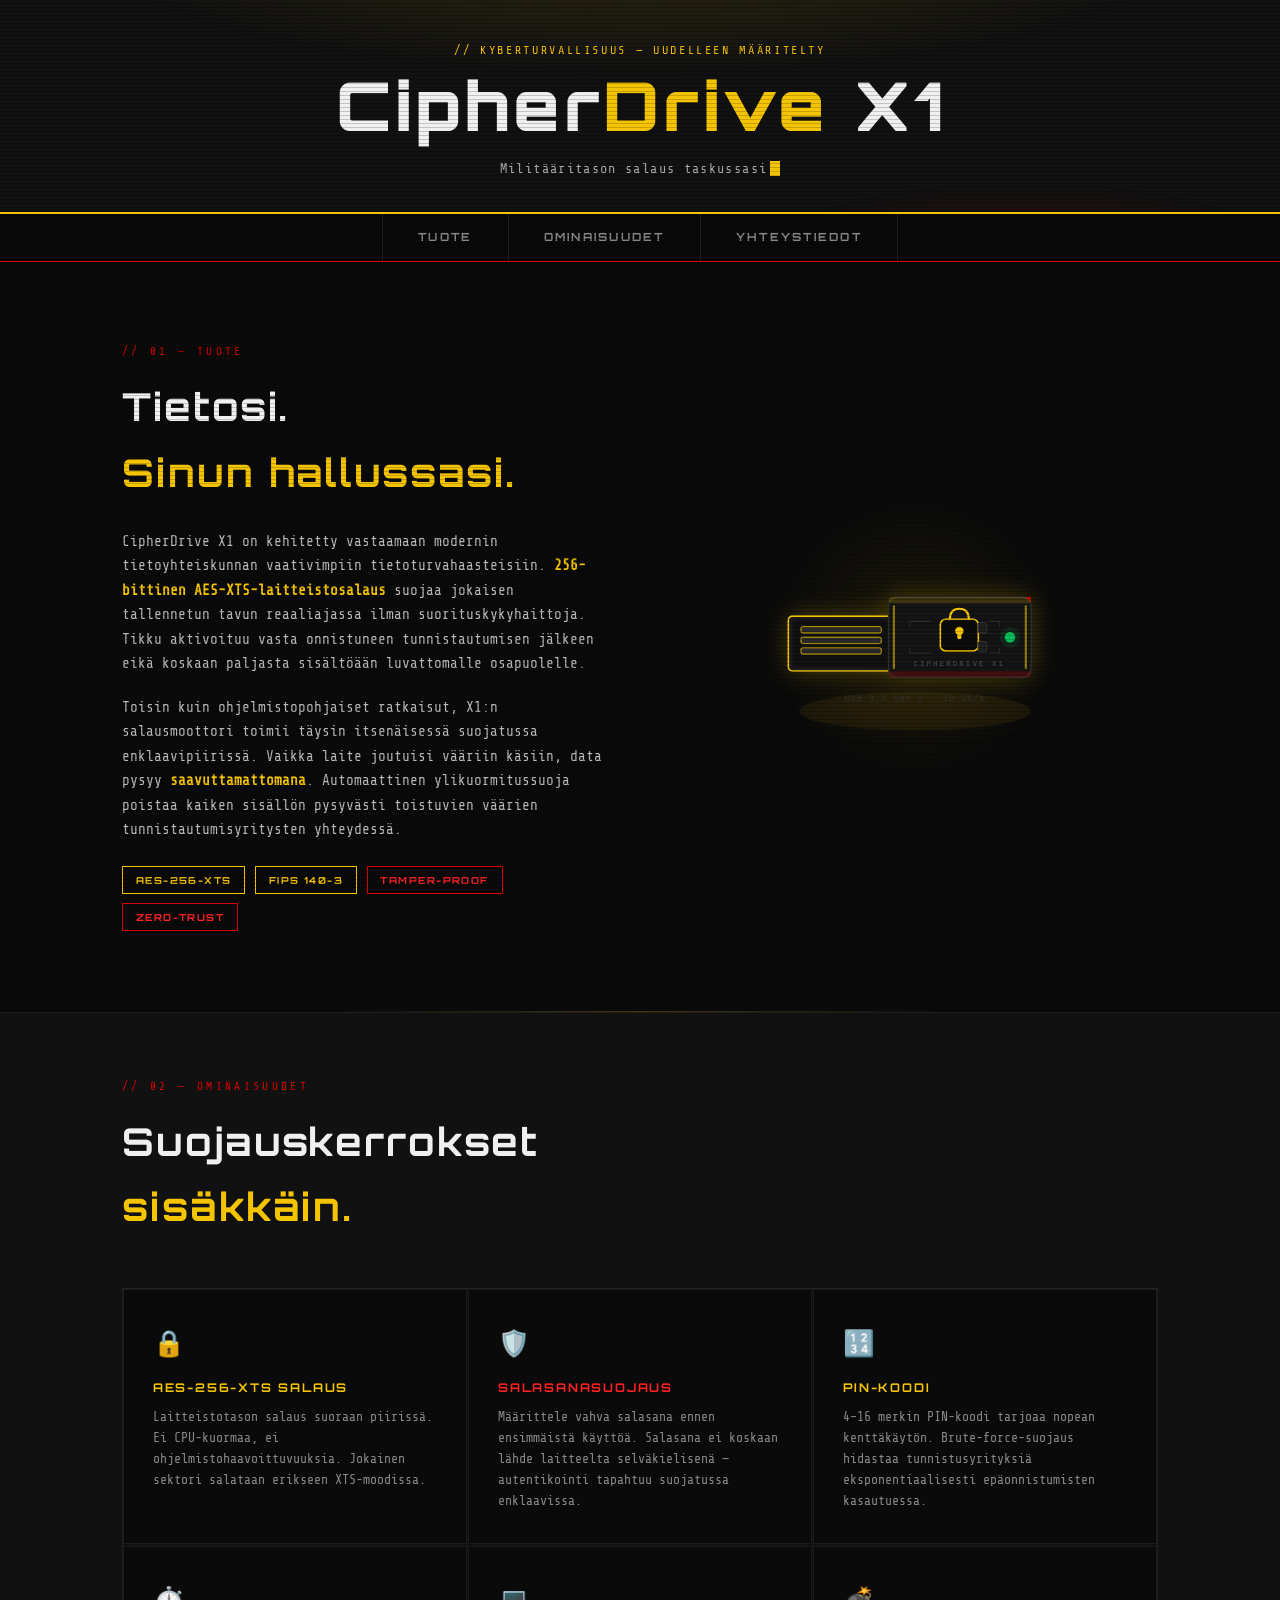
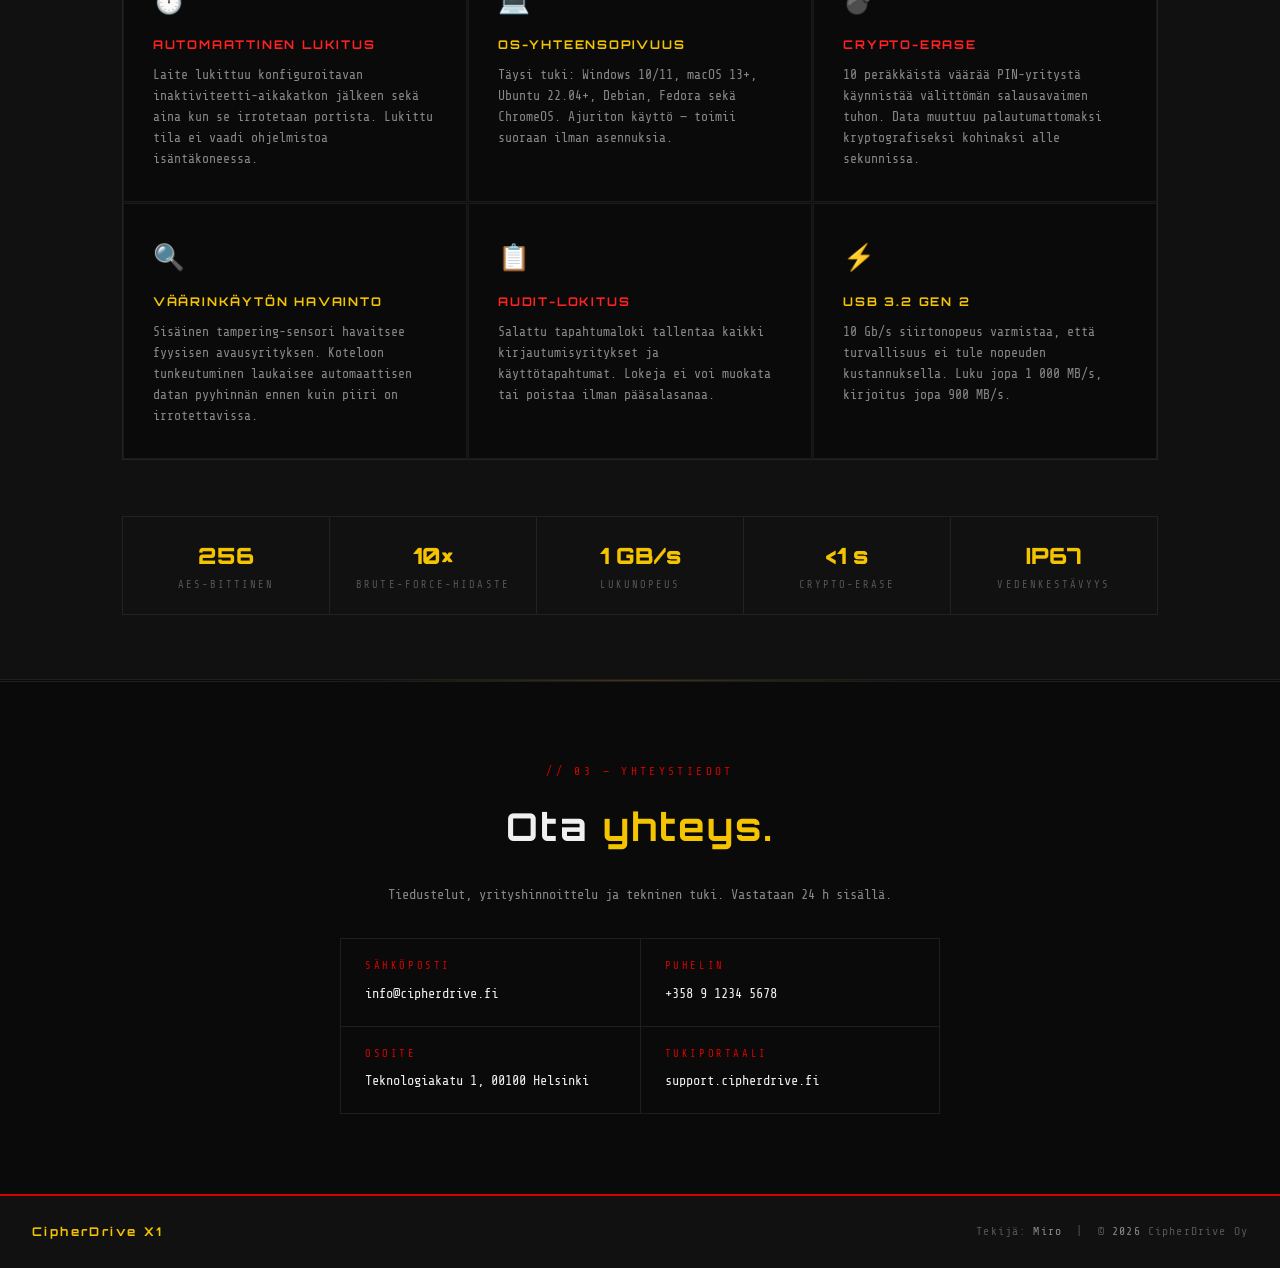
<file: index.html>
<!DOCTYPE html>
<html lang="fi">
<head>
  <meta charset="UTF-8" />
  <meta name="viewport" content="width=device-width, initial-scale=1.0" />
  <title>CipherDrive X1 — Kyberturvallinen muistitikku</title>
  <meta name="description" content="CipherDrive X1 on militääritason AES-256-XTS-laitteistosalauksella varustettu kyberturvallinen muistitikku. Salasanasuojaus, PIN-koodi, automaattinen lukitus ja Crypto-Erase." />
  <meta property="og:title" content="CipherDrive X1 — Kyberturvallinen muistitikku" />
  <meta property="og:description" content="Militääritason salaus taskussasi. AES-256-XTS, FIPS 140-3, tamper-proof." />
  <meta property="og:type" content="website" />
  <link rel="preconnect" href="https://fonts.googleapis.com" />
  <link rel="preconnect" href="https://fonts.gstatic.com" crossorigin />
  <link href="https://fonts.googleapis.com/css2?family=Orbitron:wght@400;700;900&family=Share+Tech+Mono&display=swap" rel="stylesheet" />
  <link rel="stylesheet" href="styles.css" />
</head>
<body>

  <!-- HEADER -->
  <header>
    <div class="header-tagline">// Kyberturvallisuus — Uudelleen määritelty</div>
    <h1>Cipher<span>Drive</span> X1</h1>
    <div class="header-sub">Militääritason salaus taskussasi<span class="cursor"></span></div>
  </header>

  <!-- NAV -->
  <nav aria-label="Päävalikko">
    <a href="#tuote">Tuote</a>
    <a href="#ominaisuudet">Ominaisuudet</a>
    <a href="#yhteystiedot">Yhteystiedot</a>
  </nav>

  <!-- TUOTE -->
  <section id="tuote">
    <div class="product-text">
      <div class="section-label">// 01 — Tuote</div>
      <h2>Tietosi.<br><span class="accent">Sinun hallussasi.</span></h2>
      <p>
        CipherDrive X1 on kehitetty vastaamaan modernin tietoyhteiskunnan vaativimpiin tietoturvahaasteisiin.
        <strong>256-bittinen AES-XTS-laitteistosalaus</strong> suojaa jokaisen tallennetun tavun reaaliajassa
        ilman suorituskykyhaittoja. Tikku aktivoituu vasta onnistuneen tunnistautumisen jälkeen eikä koskaan
        paljasta sisältöään luvattomalle osapuolelle.
      </p>
      <p>
        Toisin kuin ohjelmistopohjaiset ratkaisut, X1:n salausmoottori toimii täysin itsenäisessä
        suojatussa enklaavipiirissä. Vaikka laite joutuisi vääriin käsiin, data pysyy
        <strong>saavuttamattomana</strong>. Automaattinen ylikuormitussuoja poistaa kaiken sisällön
        pysyvästi toistuvien väärien tunnistautumisyritysten yhteydessä.
      </p>
      <div class="badge-row">
        <span class="badge badge-y">AES-256-XTS</span>
        <span class="badge badge-y">FIPS 140-3</span>
        <span class="badge badge-r">Tamper-Proof</span>
        <span class="badge badge-r">Zero-Trust</span>
      </div>
    </div>

    <div class="usb-wrap">
      <!-- AI-generated SVG illustration of a cybersecure USB drive -->
      <svg class="usb-svg" viewBox="0 0 360 260" fill="none" xmlns="http://www.w3.org/2000/svg" role="img" aria-label="CipherDrive X1 kyberturvallinen muistitikku">
        <!-- Glow base -->
        <ellipse cx="180" cy="200" rx="110" ry="18" fill="#f5c400" opacity="0.07"/>
        <!-- USB connector metal shell -->
        <rect x="60" y="110" width="100" height="52" rx="4" fill="#1a1a1a" stroke="#f5c400" stroke-width="1.5"/>
        <rect x="64" y="114" width="92" height="44" rx="3" fill="#111"/>
        <!-- USB pins -->
        <rect x="72" y="120" width="76" height="6" rx="1.5" fill="#2a2a2a" stroke="#f5c400" stroke-width="0.8"/>
        <rect x="72" y="130" width="76" height="6" rx="1.5" fill="#2a2a2a" stroke="#f5c400" stroke-width="0.8"/>
        <rect x="72" y="140" width="76" height="6" rx="1.5" fill="#2a2a2a" stroke="#f5c400" stroke-width="0.8"/>
        <!-- Body casing -->
        <rect x="155" y="92" width="135" height="76" rx="8" fill="#141414" stroke="#2d2d2d" stroke-width="1.5"/>
        <!-- Side accent lines -->
        <line x1="160" y1="100" x2="160" y2="160" stroke="#f5c400" stroke-width="2" opacity="0.6"/>
        <line x1="285" y1="100" x2="285" y2="160" stroke="#f5c400" stroke-width="2" opacity="0.6"/>
        <!-- Top stripe -->
        <rect x="155" y="92" width="135" height="6" rx="4" fill="#f5c400" opacity="0.18"/>
        <!-- Bottom stripe -->
        <rect x="155" y="162" width="135" height="6" rx="4" fill="#d90000" opacity="0.22"/>
        <!-- Lock icon center -->
        <rect x="204" y="113" width="36" height="30" rx="5" fill="#0a0a0a" stroke="#f5c400" stroke-width="1.5"/>
        <path d="M213 113 Q213 103 222 103 Q231 103 231 113" stroke="#f5c400" stroke-width="2" fill="none" stroke-linecap="round"/>
        <circle cx="222" cy="124" r="4" fill="#f5c400"/>
        <rect x="220" y="125" width="4" height="7" rx="2" fill="#f5c400"/>
        <!-- Status LED -->
        <circle cx="270" cy="130" r="5" fill="#00ff77" opacity="0.9">
          <animate attributeName="opacity" values="0.9;0.3;0.9" dur="2.5s" repeatCount="indefinite"/>
        </circle>
        <circle cx="270" cy="130" r="8" fill="#00ff77" opacity="0.12">
          <animate attributeName="r" values="8;13;8" dur="2.5s" repeatCount="indefinite"/>
          <animate attributeName="opacity" values="0.12;0;0.12" dur="2.5s" repeatCount="indefinite"/>
        </circle>
        <!-- Circuit trace details on body -->
        <polyline points="175,120 175,115 195,115" stroke="#2a2a2a" stroke-width="1" fill="none"/>
        <polyline points="175,140 175,145 195,145" stroke="#2a2a2a" stroke-width="1" fill="none"/>
        <polyline points="250,115 260,115 260,120" stroke="#2a2a2a" stroke-width="1" fill="none"/>
        <polyline points="250,145 260,145 260,140" stroke="#2a2a2a" stroke-width="1" fill="none"/>
        <!-- Capacitor bumps -->
        <rect x="240" y="116" width="8" height="10" rx="2" fill="#1e1e1e" stroke="#333" stroke-width="1"/>
        <rect x="240" y="134" width="8" height="10" rx="2" fill="#1e1e1e" stroke="#333" stroke-width="1"/>
        <!-- Product label -->
        <text x="222" y="157" font-family="monospace" font-size="7" fill="#555" text-anchor="middle" letter-spacing="2">CIPHERDRIVE X1</text>
        <!-- Scan line glitch effect on body -->
        <rect x="155" y="126" width="135" height="1" fill="#f5c400" opacity="0.05"/>
        <rect x="155" y="138" width="135" height="1" fill="#f5c400" opacity="0.04"/>
        <!-- Red warning corner -->
        <polygon points="285,92 290,92 290,97" fill="#d90000" opacity="0.8"/>
        <!-- USB-C variant indicator -->
        <text x="180" y="190" font-family="monospace" font-size="8" fill="#333" text-anchor="middle" letter-spacing="1">USB 3.2 Gen 2 · 10 Gb/s</text>
      </svg>
    </div>
  </section>

  <div class="divider"></div>

  <!-- OMINAISUUDET -->
  <div id="ominaisuudet">
    <section>
      <div class="section-label">// 02 — Ominaisuudet</div>
      <h2>Suojauskerrokset<br><span class="accent">sisäkkäin.</span></h2>

      <div class="features-grid">

        <div class="feature-card">
          <span class="feature-icon">🔒</span>
          <div class="feature-title">AES-256-XTS Salaus</div>
          <div class="feature-desc">Laitteistotason salaus suoraan piirissä. Ei CPU-kuormaa, ei ohjelmistohaavoittuvuuksia. Jokainen sektori salataan erikseen XTS-moodissa.</div>
        </div>

        <div class="feature-card red-accent">
          <span class="feature-icon">🛡️</span>
          <div class="feature-title">Salasanasuojaus</div>
          <div class="feature-desc">Määrittele vahva salasana ennen ensimmäistä käyttöä. Salasana ei koskaan lähde laitteelta selväkielisenä — autentikointi tapahtuu suojatussa enklaavissa.</div>
        </div>

        <div class="feature-card">
          <span class="feature-icon">🔢</span>
          <div class="feature-title">PIN-koodi</div>
          <div class="feature-desc">4–16 merkin PIN-koodi tarjoaa nopean kenttäkäytön. Brute-force-suojaus hidastaa tunnistusyrityksiä eksponentiaalisesti epäonnistumisten kasautuessa.</div>
        </div>

        <div class="feature-card red-accent">
          <span class="feature-icon">⏱️</span>
          <div class="feature-title">Automaattinen Lukitus</div>
          <div class="feature-desc">Laite lukittuu konfiguroitavan inaktiviteetti-aikakatkon jälkeen sekä aina kun se irrotetaan portista. Lukittu tila ei vaadi ohjelmistoa isäntäkoneessa.</div>
        </div>

        <div class="feature-card">
          <span class="feature-icon">💻</span>
          <div class="feature-title">OS-yhteensopivuus</div>
          <div class="feature-desc">Täysi tuki: Windows 10/11, macOS 13+, Ubuntu 22.04+, Debian, Fedora sekä ChromeOS. Ajuriton käyttö — toimii suoraan ilman asennuksia.</div>
        </div>

        <div class="feature-card red-accent">
          <span class="feature-icon">💣</span>
          <div class="feature-title">Crypto-Erase</div>
          <div class="feature-desc">10 peräkkäistä väärää PIN-yritystä käynnistää välittömän salausavaimen tuhon. Data muuttuu palautumattomaksi kryptografiseksi kohinaksi alle sekunnissa.</div>
        </div>

        <div class="feature-card">
          <span class="feature-icon">🔍</span>
          <div class="feature-title">Väärinkäytön Havainto</div>
          <div class="feature-desc">Sisäinen tampering-sensori havaitsee fyysisen avausyrityksen. Koteloon tunkeutuminen laukaisee automaattisen datan pyyhinnän ennen kuin piiri on irrotettavissa.</div>
        </div>

        <div class="feature-card red-accent">
          <span class="feature-icon">📋</span>
          <div class="feature-title">Audit-lokitus</div>
          <div class="feature-desc">Salattu tapahtumaloki tallentaa kaikki kirjautumisyritykset ja käyttötapahtumat. Lokeja ei voi muokata tai poistaa ilman pääsalasanaa.</div>
        </div>

        <div class="feature-card">
          <span class="feature-icon">⚡</span>
          <div class="feature-title">USB 3.2 Gen 2</div>
          <div class="feature-desc">10 Gb/s siirtonopeus varmistaa, että turvallisuus ei tule nopeuden kustannuksella. Luku jopa 1 000 MB/s, kirjoitus jopa 900 MB/s.</div>
        </div>

      </div>

      <!-- SPECS BAR -->
      <div class="specs-bar">
        <div class="spec-item">
          <span class="spec-value">256</span>
          <span class="spec-label">AES-bittinen</span>
        </div>
        <div class="spec-item">
          <span class="spec-value">10×</span>
          <span class="spec-label">Brute-Force-hidaste</span>
        </div>
        <div class="spec-item">
          <span class="spec-value">1 GB/s</span>
          <span class="spec-label">Lukunopeus</span>
        </div>
        <div class="spec-item">
          <span class="spec-value">&lt;1 s</span>
          <span class="spec-label">Crypto-Erase</span>
        </div>
        <div class="spec-item">
          <span class="spec-value">IP67</span>
          <span class="spec-label">Vedenkestävyys</span>
        </div>
      </div>

    </section>
  </div>

  <div class="divider"></div>

  <!-- YHTEYSTIEDOT -->
  <div id="yhteystiedot-wrap">
    <section id="yhteystiedot">
      <div class="contact-inner">
        <div class="section-label">// 03 — Yhteystiedot</div>
        <h2>Ota <span class="accent">yhteys.</span></h2>
        <p>Tiedustelut, yrityshinnoittelu ja tekninen tuki. Vastataan 24 h sisällä.</p>

        <div class="contact-grid">
          <div class="contact-cell">
            <span class="label">Sähköposti</span>
            <span class="val">info@cipherdrive.fi</span>
          </div>
          <div class="contact-cell">
            <span class="label">Puhelin</span>
            <span class="val">+358 9 1234 5678</span>
          </div>
          <div class="contact-cell">
            <span class="label">Osoite</span>
            <span class="val">Teknologiakatu 1, 00100 Helsinki</span>
          </div>
          <div class="contact-cell">
            <span class="label">Tukiportaali</span>
            <span class="val">support.cipherdrive.fi</span>
          </div>
        </div>
      </div>
    </section>
  </div>

  <!-- FOOTER -->
  <footer>
    <div class="footer-brand">CipherDrive X1</div>
    <div class="footer-copy">
      Tekijä: <span>Miro</span> &nbsp;|&nbsp; &copy; <span id="year"></span> CipherDrive Oy
    </div>
  </footer>
  <script>document.getElementById('year').textContent = new Date().getFullYear();</script>

</body>
</html>
</file>
<file: styles.css>
:root {
  --black:      #0a0a0a;
  --black2:     #111111;
  --yellow:     #f5c400;
  --yellow2:    #ffe066;
  --red:        #d90000;
  --red2:       #ff2222;
  --white:      #f0f0f0;
  --gray:       #2a2a2a;
  --gray-dark:  #1a1a1a;
  --gray-mid:   #555555;
  --gray-light: #888888;
  --gray-text:  #bbbbbb;
  --gray-sub:   #aaaaaa;
  --mono: 'Share Tech Mono', monospace;
  --display: 'Orbitron', sans-serif;
}

*, *::before, *::after { box-sizing: border-box; margin: 0; padding: 0; }

html { scroll-behavior: smooth; }

body {
  background: var(--black);
  color: var(--white);
  font-family: var(--mono);
  font-size: 15px;
  line-height: 1.7;
  overflow-x: hidden;
}

/* ---------- SCANLINE OVERLAY ---------- */
body::before {
  content: '';
  position: fixed;
  inset: 0;
  background: repeating-linear-gradient(
    to bottom,
    transparent 0px,
    transparent 3px,
    rgba(0,0,0,0.18) 3px,
    rgba(0,0,0,0.18) 4px
  );
  pointer-events: none;
  z-index: 1000;
}

/* ---------- HEADER ---------- */
header {
  background: var(--black2);
  border-bottom: 2px solid var(--yellow);
  padding: 2.5rem 2rem 2rem;
  text-align: center;
  position: relative;
  overflow: hidden;
}

header::after {
  content: '';
  position: absolute;
  inset: 0;
  background:
    radial-gradient(ellipse 60% 80% at 50% -20%, rgba(245,196,0,0.12) 0%, transparent 70%),
    radial-gradient(ellipse 30% 40% at 80% 110%, rgba(217,0,0,0.10) 0%, transparent 60%);
  pointer-events: none;
}

.header-tagline {
  font-family: var(--mono);
  font-size: 0.75rem;
  color: var(--yellow);
  letter-spacing: 0.22em;
  text-transform: uppercase;
  margin-bottom: 0.6rem;
  animation: fadeIn 0.8s ease both;
}

h1 {
  font-family: var(--display);
  font-weight: 900;
  font-size: clamp(2.2rem, 6vw, 4.2rem);
  letter-spacing: 0.06em;
  line-height: 1.05;
  color: var(--white);
  animation: slideUp 0.7s ease both 0.1s;
}

h1 span {
  color: var(--yellow);
}

.header-sub {
  margin-top: 1rem;
  font-family: var(--mono);
  font-size: 0.85rem;
  color: var(--gray-sub);
  letter-spacing: 0.1em;
  animation: fadeIn 0.8s ease both 0.4s;
  opacity: 0;
  animation-fill-mode: forwards;
}

/* ---------- NAV ---------- */
nav {
  position: sticky;
  top: 0;
  z-index: 100;
  background: rgba(10,10,10,0.96);
  border-bottom: 1px solid var(--red);
  display: flex;
  justify-content: center;
  gap: 0;
  backdrop-filter: blur(6px);
}

nav a {
  display: block;
  padding: 0.9rem 2.2rem;
  font-family: var(--display);
  font-size: 0.7rem;
  font-weight: 700;
  letter-spacing: 0.2em;
  text-transform: uppercase;
  text-decoration: none;
  color: var(--gray-light);
  border-right: 1px solid #1e1e1e;
  transition: color 0.2s, background 0.2s;
  position: relative;
}

nav a:first-child { border-left: 1px solid #1e1e1e; }

nav a::after {
  content: '';
  position: absolute;
  bottom: 0; left: 0; right: 0;
  height: 2px;
  background: var(--yellow);
  transform: scaleX(0);
  transition: transform 0.2s;
}

nav a:hover {
  color: var(--yellow);
  background: rgba(245,196,0,0.05);
}

nav a:hover::after { transform: scaleX(1); }

/* ---------- SECTIONS ---------- */
section {
  max-width: 1100px;
  margin: 0 auto;
  padding: 5rem 2rem;
}

.section-label {
  font-family: var(--mono);
  font-size: 0.7rem;
  letter-spacing: 0.3em;
  text-transform: uppercase;
  color: var(--red);
  margin-bottom: 0.8rem;
}

h2 {
  font-family: var(--display);
  font-weight: 700;
  font-size: clamp(1.5rem, 3.5vw, 2.4rem);
  letter-spacing: 0.05em;
  margin-bottom: 1.5rem;
  color: var(--white);
}

h2 .accent { color: var(--yellow); }

/* ---------- PRODUCT SECTION ---------- */
#tuote {
  display: grid;
  grid-template-columns: 1fr 1fr;
  gap: 4rem;
  align-items: center;
  max-width: 1100px;
  margin: 0 auto;
  padding: 5rem 2rem;
}

.product-text p {
  color: var(--gray-text);
  margin-bottom: 1.2rem;
  font-size: 0.9rem;
}

.product-text p strong {
  color: var(--yellow);
}

.badge-row {
  display: flex;
  gap: 0.6rem;
  flex-wrap: wrap;
  margin-top: 1.5rem;
}

.badge {
  font-family: var(--display);
  font-size: 0.6rem;
  font-weight: 700;
  letter-spacing: 0.15em;
  text-transform: uppercase;
  padding: 0.3rem 0.8rem;
  border: 1px solid;
}

.badge-y { border-color: var(--yellow); color: var(--yellow); }
.badge-r { border-color: var(--red); color: var(--red2); }

/* ---------- USB SVG ---------- */
.usb-wrap {
  display: flex;
  justify-content: center;
  align-items: center;
  position: relative;
}

.usb-wrap::before {
  content: '';
  position: absolute;
  width: 280px;
  height: 280px;
  border-radius: 50%;
  background: radial-gradient(circle, rgba(245,196,0,0.08) 0%, transparent 70%);
  animation: pulse 3s ease-in-out infinite;
}

.usb-svg {
  width: 100%;
  max-width: 380px;
  filter: drop-shadow(0 0 12px rgba(245,196,0,0.25));
  animation: float 4s ease-in-out infinite;
}

/* ---------- REDUCED MOTION ---------- */
@media (prefers-reduced-motion: reduce) {
  *,
  *::before,
  *::after {
    animation-duration: 0.01ms !important;
    animation-iteration-count: 1 !important;
    transition-duration: 0.01ms !important;
  }
}

/* ---------- FEATURES ---------- */
#ominaisuudet {
  background: var(--black2);
  border-top: 1px solid #1e1e1e;
  border-bottom: 1px solid #1e1e1e;
}

#ominaisuudet > section {
  padding-top: 4rem;
  padding-bottom: 4rem;
}

.features-grid {
  display: grid;
  grid-template-columns: repeat(auto-fill, minmax(280px, 1fr));
  gap: 1.5px;
  margin-top: 3rem;
  border: 1.5px solid #222;
}

.feature-card {
  background: var(--black);
  padding: 2rem 1.8rem;
  border: 1.5px solid #1a1a1a;
  position: relative;
  transition: background 0.25s;
  overflow: hidden;
}

.feature-card::before {
  content: '';
  position: absolute;
  top: 0; left: 0;
  width: 3px;
  height: 100%;
  background: var(--yellow);
  transform: scaleY(0);
  transition: transform 0.25s;
  transform-origin: bottom;
}

.feature-card:hover { background: #0f0f0f; }
.feature-card:hover::before { transform: scaleY(1); }

.feature-icon {
  font-size: 1.6rem;
  margin-bottom: 0.8rem;
  display: block;
}

.feature-title {
  font-family: var(--display);
  font-size: 0.75rem;
  font-weight: 700;
  letter-spacing: 0.15em;
  text-transform: uppercase;
  color: var(--yellow);
  margin-bottom: 0.5rem;
}

.feature-desc {
  font-size: 0.82rem;
  color: var(--gray-light);
  line-height: 1.6;
}

.feature-card.red-accent::before { background: var(--red); }
.feature-card.red-accent .feature-title { color: var(--red2); }

/* ---------- SPECS BAR ---------- */
.specs-bar {
  margin-top: 3.5rem;
  display: flex;
  gap: 0;
  border: 1px solid #222;
  overflow: hidden;
}

.spec-item {
  flex: 1;
  padding: 1.2rem 1rem;
  border-right: 1px solid #222;
  text-align: center;
}

.spec-item:last-child { border-right: none; }

.spec-value {
  font-family: var(--display);
  font-size: 1.4rem;
  font-weight: 900;
  color: var(--yellow);
  display: block;
}

.spec-label {
  font-size: 0.65rem;
  letter-spacing: 0.2em;
  text-transform: uppercase;
  color: var(--gray-mid);
  margin-top: 0.2rem;
  display: block;
}

/* ---------- YHTEYSTIEDOT ---------- */
#yhteystiedot-wrap {
  border-top: 1px solid #1e1e1e;
}

.contact-inner {
  max-width: 600px;
  margin: 0 auto;
  text-align: center;
}

.contact-inner p {
  color: var(--gray-light);
  font-size: 0.85rem;
  margin-bottom: 2rem;
}

.contact-grid {
  display: grid;
  grid-template-columns: 1fr 1fr;
  gap: 1px;
  background: #1e1e1e;
  border: 1px solid #1e1e1e;
  text-align: left;
  margin-top: 2rem;
}

.contact-cell {
  background: var(--black);
  padding: 1.2rem 1.5rem;
}

.contact-cell .label {
  font-size: 0.65rem;
  letter-spacing: 0.25em;
  text-transform: uppercase;
  color: var(--red);
  display: block;
  margin-bottom: 0.3rem;
}

.contact-cell .val {
  font-size: 0.85rem;
  color: var(--white);
}

/* ---------- FOOTER ---------- */
footer {
  border-top: 2px solid var(--red);
  background: var(--black2);
  padding: 1.6rem 2rem;
  display: flex;
  justify-content: space-between;
  align-items: center;
  flex-wrap: wrap;
  gap: 0.8rem;
}

.footer-brand {
  font-family: var(--display);
  font-size: 0.75rem;
  font-weight: 700;
  letter-spacing: 0.2em;
  color: var(--yellow);
}

.footer-copy {
  font-size: 0.72rem;
  color: var(--gray-mid);
  letter-spacing: 0.1em;
}

.footer-copy span { color: var(--gray-light); }

/* ---------- DIVIDER ---------- */
.divider {
  height: 1px;
  background: linear-gradient(to right, transparent, var(--yellow), transparent);
  opacity: 0.25;
  max-width: 600px;
  margin: 0 auto;
}

/* ---------- ANIMATIONS ---------- */
@keyframes fadeIn {
  from { opacity: 0; }
  to   { opacity: 1; }
}

@keyframes slideUp {
  from { opacity: 0; transform: translateY(20px); }
  to   { opacity: 1; transform: translateY(0); }
}

@keyframes float {
  0%, 100% { transform: translateY(0px) rotate(-2deg); }
  50%       { transform: translateY(-12px) rotate(1deg); }
}

@keyframes pulse {
  0%, 100% { transform: scale(1); opacity: 0.6; }
  50%       { transform: scale(1.15); opacity: 1; }
}

@keyframes blink {
  0%, 100% { opacity: 1; }
  50%       { opacity: 0; }
}

.cursor {
  display: inline-block;
  width: 10px; height: 1.1em;
  background: var(--yellow);
  vertical-align: text-bottom;
  animation: blink 1.1s step-end infinite;
  margin-left: 3px;
}

/* ---------- RESPONSIVE ---------- */
@media (max-width: 720px) {
  #tuote {
    grid-template-columns: 1fr;
    gap: 2.5rem;
  }
  .specs-bar { flex-wrap: wrap; }
  .spec-item { flex: 1 1 40%; border-bottom: 1px solid #222; }
  .contact-grid { grid-template-columns: 1fr; }
  footer { flex-direction: column; text-align: center; }
}
</file>
